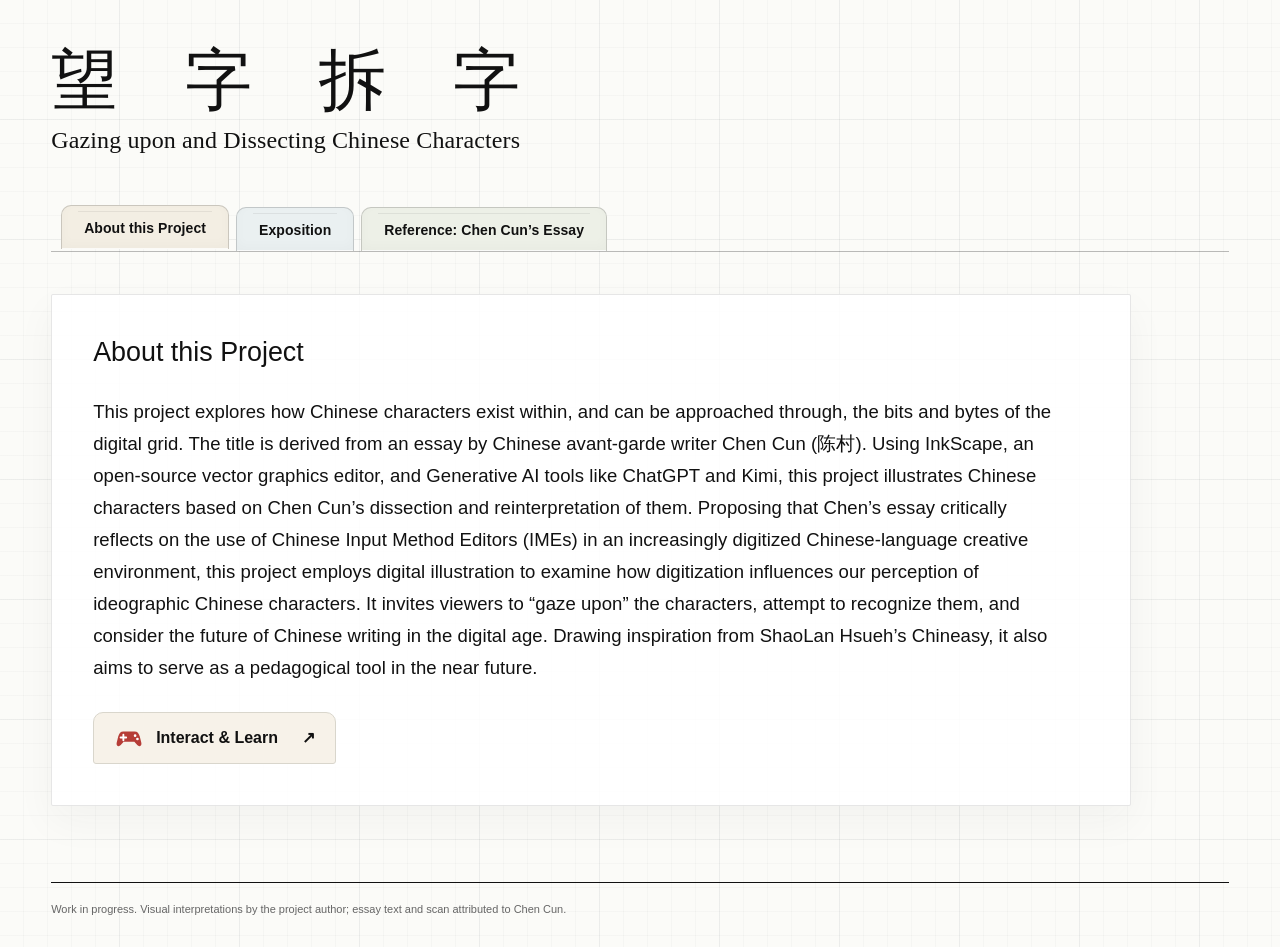
<file: index.html>
<!doctype html>
<html lang="en">
<head>
  <meta charset="utf-8" />
  <meta name="viewport" content="width=device-width, initial-scale=1" />
  <meta name="description" content="望字拆字 - Gazing upon and Dissecting Chinese Characters, a digital illustration and artistic research project." />
  <title>望字拆字 - Gazing upon and Dissecting Chinese Characters</title>
  <link rel="stylesheet" href="./styles.css" />
  <script src="./app.js" defer></script>
</head>
<body>
  <header class="site-header">
    <div class="title-block">
  <h1 class="project-title">
    <span
      class="project-title-zh"
      lang="zh-Hans"
      aria-label="望字拆字"
    >望　字　拆　字</span>

    <span
      class="project-title-en"
      lang="en"
    >Gazing upon and Dissecting Chinese Characters</span>
  </h1>
</div>

    <nav class="tab-bar" aria-label="Project sections" role="tablist">
      <button class="tab-button is-active" id="tab-about" type="button" role="tab" aria-selected="true" aria-controls="panel-about" data-tab="about">About this Project</button>
      <button class="tab-button" id="tab-exposition" type="button" role="tab" aria-selected="false" aria-controls="panel-exposition" data-tab="exposition">Exposition</button>
      <button class="tab-button" id="tab-reference" type="button" role="tab" aria-selected="false" aria-controls="panel-reference" data-tab="reference">Reference: Chen Cun’s Essay</button>
    </nav>
  </header>

  <main class="site-main">
    <section class="tab-panel about-panel" id="panel-about" role="tabpanel" tabindex="0" aria-labelledby="tab-about" data-panel="about">
      <h2>About this Project</h2>
      <div class="about-copy">
        <p>This project explores how Chinese characters exist within, and can be approached through, the bits and bytes of the digital grid. The title is derived from an essay by Chinese avant-garde writer Chen Cun (陈村). Using InkScape, an open-source vector graphics editor, and Generative AI tools like ChatGPT and Kimi, this project illustrates Chinese characters based on Chen Cun’s dissection and reinterpretation of them. Proposing that Chen’s essay critically reflects on the use of Chinese Input Method Editors (IMEs) in an increasingly digitized Chinese-language creative environment, this project employs digital illustration to examine how digitization influences our perception of ideographic Chinese characters. It invites viewers to “gaze upon” the characters, attempt to recognize them, and consider the future of Chinese writing in the digital age. Drawing inspiration from ShaoLan Hsueh’s Chineasy, it also aims to serve as a pedagogical tool in the near future.</p>
        <!-- INTERACTIVE PLAY ENTRY — START -->
<div class="interactive-play-entry" style="margin-top:28px;">
  <a href="./interactive-play.html"
     style="display:inline-flex; align-items:center; gap:12px;
            padding:13px 20px;
            border:1px solid #d9d6cc;
            border-radius:10px 10px 3px 3px;
            background:#f7f2e9; color:#111;
            text-decoration:none;
            font-family:-apple-system,BlinkMacSystemFont,'Segoe UI',sans-serif;
            font-size:16px; font-weight:600; line-height:1.4;">

    <svg viewBox="0 0 32 24"
         width="30" height="24"
         aria-hidden="true" focusable="false">
      <path
        d="M10 5h12c3 0 4.5 2 5.5 5.3l1.7 7.1c.7 3.1-2.5 4.5-4.4 2.1L21.7 16H10.3l-3.1 3.5c-1.9 2.4-5.1 1-4.4-2.1l1.7-7.1C5.5 7 7 5 10 5Z"
        fill="#b63d37"/>
      <path
        d="M10 8.5v6M7 11.5h6"
        stroke="white" stroke-width="2"
        stroke-linecap="round"/>
      <circle cx="22.5" cy="9.5" r="1.4" fill="white"/>
      <circle cx="25" cy="13" r="1.4" fill="white"/>
    </svg>

    <span>Interact &amp; Learn</span>
    <span aria-hidden="true" style="margin-left:12px;">↗</span>
  </a>
</div>
<!-- INTERACTIVE PLAY ENTRY — END -->
      </div>
    </section>

    <section class="tab-panel exposition-panel" id="panel-exposition" role="tabpanel" tabindex="0" aria-labelledby="tab-exposition" data-panel="exposition" hidden>
      <h2>Exposition</h2>
      <p class="section-intro">Five preliminary visual studies, presented in the order in which the characters appear in Chen Cun’s essay.</p>

      <div class="exposition-grid">
        <article class="exposition-item">
          <figure class="artwork-frame"><img src="./assets/images/C001_yi.webp" alt="Conceptual illustration for the Chinese character 一" loading="eager" /></figure>
          <div class="work-text"><h3 lang="zh-Hans">一</h3><p lang="zh-Hans">在中国人看来，一是基本的、起初的。所以平，所以深长，道生一。一生二，二生三，三生万物。西人的1是站着的。不牢靠但较有动感。一，它允许二三叠起来，有积累的快乐。西人的1，是数字的魔术，所有的阿拉伯数字，都是1的变体。</p></div>
        </article>

        <article class="exposition-item">
          <figure class="artwork-frame"><img src="./assets/images/C002_ren.webp" alt="Conceptual illustration for the Chinese character 人" loading="lazy" /></figure>
          <div class="work-text"><h3 lang="zh-Hans">人</h3><p lang="zh-Hans">几乎没有比它更简单的字了。一撇一捺，是个稍息的姿势。人的头被忽略了，手被忽略了。我们最看重的东西居然可以不算。造字的时候，仓颉注重的是人的直立，这是人的最显著的特征了。人，很舒展，写起来特别舒服。</p></div>
        </article>

        <article class="exposition-item">
          <figure class="artwork-frame"><img src="./assets/images/C003_huo.webp" alt="Conceptual illustration for the Chinese character 火" loading="lazy" /></figure>
          <div class="work-text"><h3 lang="zh-Hans">火</h3><p lang="zh-Hans">在人的耳朵那儿弄出两点，代表两朵小火苗。真是喜气洋洋的。那两点悬在半空，上不巴天，下不着地，飘飘忽忽的，很传神。</p></div>
        </article>

        <article class="exposition-item">
          <figure class="artwork-frame"><img src="./assets/images/C004_da.webp" alt="Conceptual illustration for the Chinese character 大" loading="lazy" /></figure>
          <div class="work-text"><h3 lang="zh-Hans">大</h3><p lang="zh-Hans">人的两手侧平举，就大了。大总是源于扩张。似乎是人伸懒腰的样子。</p></div>
        </article>

        <article class="exposition-item">
          <figure class="artwork-frame"><img src="./assets/images/C005_qi.webp" alt="Conceptual illustration for the Chinese character 妻" loading="lazy" /></figure>
          <div class="work-text"><h3 lang="zh-Hans">妻</h3><p lang="zh-Hans">女的上面是事啊。女人的头上顶着那么多的事情，一眼望过去数也数不清。</p></div>
        </article>
      </div>
    </section>

    <section class="tab-panel reference-panel" id="panel-reference" role="tabpanel" tabindex="0" aria-labelledby="tab-reference" data-panel="reference" hidden>
      <div class="reference-heading-row">
        <div><h2>Reference: Chen Cun’s Essay</h2><p>陈村：《望字拆字》</p></div>
        <a class="pdf-link" href="./assets/reference/Chen_Cun_Wangzi_Chaizi.pdf" target="_blank" rel="noopener">Open PDF in a new tab</a>
      </div>
      <div class="pdf-shell">
        <object class="pdf-object" data="./assets/reference/Chen_Cun_Wangzi_Chaizi.pdf#view=FitH" type="application/pdf" aria-label="Chen Cun's essay 望字拆字">
          <p>Your browser cannot display the embedded PDF. <a href="./assets/reference/Chen_Cun_Wangzi_Chaizi.pdf">Open or download the essay PDF.</a></p>
        </object>
      </div>
      <p class="mobile-pdf-note">On some mobile browsers, the PDF opens more reliably in a separate tab using the link above.</p>
    </section>
  </main>

  <footer class="site-footer"><p>Work in progress. Visual interpretations by the project author; essay text and scan attributed to Chen Cun.</p></footer>
</body>
</html>
</file>
<file: styles.css>
:root {
  --black: #111111;
  --white: #ffffff;
  --gray-1: #f2f2f2;
  --gray-3: #666666;
  --page-width: 1500px;
  --gutter: clamp(20px, 4vw, 64px);
}

* { box-sizing: border-box; }
html { scroll-behavior: smooth; }
body {
  margin: 0;
  min-width: 320px;
  color: var(--black);
  background: var(--white);
  font-family: Arial, Helvetica, "PingFang SC", "Microsoft YaHei", sans-serif;
  -webkit-font-smoothing: antialiased;
  text-rendering: optimizeLegibility;
}
button, a { color: inherit; }

.site-header {
  width: min(100%, var(--page-width));
  margin: 0 auto;
  padding: 46px var(--gutter) 0;
}
.title-block {
  display: inline-block;
  max-width: 100%;
}

.project-title {
  display: inline-flex;
  flex-direction: column;
  align-items: flex-start;
  margin: 0;
  font-weight: 400;
}

.project-title-zh {
  display: block;
  white-space: nowrap;
  font-family:
    KaiTi,
    "Kaiti SC",
    STKaiti,
    "楷体",
    serif;
  font-size: 50pt;
  font-weight: 400;
  line-height: 1.05;
}

.project-title-en {
  display: block;
  margin-top: 12px;
  white-space: nowrap;
  font-family:
    Garamond,
    "EB Garamond",
    "Times New Roman",
    serif;
  font-weight: 400;
  line-height: 1.05;
  letter-spacing: .005em;
}

.tab-bar {
  display: flex;
  align-items: stretch;
  width: 100%;
  margin-top: 42px;
  border-top: 1px solid var(--black);
  border-bottom: 1px solid var(--black);
  overflow-x: auto;
  scrollbar-width: thin;
}
.tab-button {
  flex: 0 0 auto;
  min-height: 48px;
  padding: 11px 24px;
  border: 0;
  border-right: 1px solid var(--black);
  border-radius: 0;
  background: var(--white);
  font: inherit;
  font-size: 14px;
  font-weight: 600;
  white-space: nowrap;
  cursor: pointer;
}
.tab-button:first-child { border-left: 1px solid var(--black); }
.tab-button:hover, .tab-button:focus-visible { background: var(--gray-1); outline: none; }
.tab-button.is-active { background: var(--black); color: var(--white); }

.site-main {
  width: min(100%, var(--page-width));
  min-height: 66vh;
  margin: 0 auto;
  padding: 42px var(--gutter) 76px;
}
.tab-panel:focus { outline: none; }
.tab-panel[hidden] { display: none; }
.tab-panel h2 {
  margin: 0 0 28px;
  font-size: clamp(24px, 2.1vw, 34px);
  font-weight: 500;
  line-height: 1.2;
}

.about-panel { max-width: 1080px; }
.about-copy { max-width: 970px; }
.about-copy p {
  margin: 0;
  font-size: clamp(17px, 1.45vw, 21px);
  line-height: 1.72;
  letter-spacing: .003em;
}
.section-intro {
  max-width: 760px;
  margin: -12px 0 38px;
  color: var(--gray-3);
  font-size: 14px;
  line-height: 1.6;
}

.exposition-grid {
  display: grid;
  grid-template-columns: repeat(2, minmax(0, 1fr));
  column-gap: clamp(26px, 4vw, 66px);
  row-gap: 58px;
  align-items: start;
}
.exposition-item {
  display: grid;
  grid-template-columns: minmax(0, 1.4fr) minmax(150px, .78fr);
  align-items: start;
  gap: clamp(16px, 2vw, 28px);
  padding-top: 16px;
  border-top: 1px solid var(--black);
}
.artwork-frame { margin: 0; background: var(--white); }
.artwork-frame img {
  display: block;
  width: 100%;
  height: auto;
  aspect-ratio: 4 / 5;
  object-fit: contain;
  background: var(--white);
}
.work-text { min-width: 0; padding-top: 2px; }
.work-text h3 {
  margin: 0 0 22px;
  font-family: SimHei, "Heiti SC", "Noto Sans CJK SC", "PingFang SC", sans-serif;
  font-size: 36pt;
  font-weight: 700;
  line-height: 1;
}
.work-text p {
  margin: 0;
  font-family: SimSun, "Songti SC", STSong, "Noto Serif CJK SC", serif;
  font-size: 13pt;
  line-height: 1.72;
  text-align: justify;
  text-justify: inter-ideograph;
}

.reference-heading-row {
  display: flex;
  align-items: end;
  justify-content: space-between;
  gap: 24px;
  margin-bottom: 24px;
}
.reference-heading-row h2 { margin-bottom: 8px; }
.reference-heading-row p {
  margin: 0;
  font-family: SimSun, "Songti SC", STSong, "Noto Serif CJK SC", serif;
  font-size: 15pt;
}
.pdf-link {
  flex: 0 0 auto;
  padding: 10px 14px;
  border: 1px solid var(--black);
  text-decoration: none;
  font-size: 13px;
  font-weight: 600;
}
.pdf-link:hover, .pdf-link:focus-visible { background: var(--black); color: var(--white); outline: none; }
.pdf-shell {
  width: 100%;
  height: min(82vh, 1050px);
  min-height: 620px;
  border: 1px solid var(--black);
  background: var(--gray-1);
}
.pdf-object { display: block; width: 100%; height: 100%; border: 0; }
.mobile-pdf-note { margin: 12px 0 0; color: var(--gray-3); font-size: 12px; line-height: 1.5; }

.site-footer {
  width: min(100%, var(--page-width));
  margin: 0 auto;
  padding: 0 var(--gutter) 30px;
}
.site-footer p {
  margin: 0;
  padding-top: 18px;
  border-top: 1px solid var(--black);
  color: var(--gray-3);
  font-size: 11px;
  line-height: 1.5;
}

@media (max-width: 1120px) {
  .exposition-grid { grid-template-columns: 1fr; }
  .exposition-item { grid-template-columns: minmax(0, 1.35fr) minmax(210px, .65fr); }
}
@media (max-width: 720px) {
  .site-header { padding-top: 28px; }

  .project-title-zh {
    font-size: 34pt;
  }

  .project-title-en {
    margin-top: 8px;
  }
  .tab-bar { margin-top: 28px; }
  .tab-button { padding-inline: 16px; font-size: 13px; }
  .site-main { padding-top: 30px; }
  .about-copy p { font-size: 17px; }
  .exposition-item { grid-template-columns: 1fr; gap: 16px; }
  .work-text { display: grid; grid-template-columns: 72px minmax(0, 1fr); align-items: start; gap: 16px; }
  .work-text h3 { margin: 0; font-size: 32pt; }
  .work-text p { font-size: 12.5pt; }
  .reference-heading-row { align-items: start; flex-direction: column; }
  .pdf-shell { height: 72vh; min-height: 480px; }
}
@media (prefers-reduced-motion: reduce) { html { scroll-behavior: auto; } }

/* 2) File-folder / bookmark style menu bar */
.tab-bar {
  position: relative;
  display: flex;
  align-items: flex-end;
  gap: 7px;
  width: 100%;
  margin-top: 42px;
  padding: 12px 10px 0;
  border-top: 0;
  border-bottom: 1px solid rgba(17, 17, 17, 0.28);
  background: transparent;
  overflow-x: auto;
  scrollbar-width: thin;
}

.tab-button,
.tab-button:first-child {
  position: relative;
  flex: 0 0 auto;
  min-height: 44px;
  padding: 10px 22px 9px;
  border: 1px solid rgba(17, 17, 17, 0.18);
  border-bottom: 0;
  border-radius: 10px 10px 0 0;
  color: #111111;
  font: inherit;
  font-size: 14px;
  font-weight: 600;
  letter-spacing: 0.005em;
  white-space: nowrap;
  cursor: pointer;
  box-shadow:
    0 -1px 0 rgba(255, 255, 255, 0.75) inset,
    0 -4px 12px rgba(40, 45, 50, 0.025) inset;
  transition:
    transform 150ms ease,
    background-color 150ms ease,
    box-shadow 150ms ease;
}

/* Three deliberately pale bookmark tints */
.tab-button:nth-child(1) {
  background: #f3eee3; /* warm paper */
}

.tab-button:nth-child(2) {
  background: #eaf0f1; /* pale blue-gray */
}

.tab-button:nth-child(3) {
  background: #edf0e7; /* pale sage */
}

.tab-button:hover,
.tab-button:focus-visible {
  color: #111111;
  filter: brightness(0.985);
  outline: none;
  transform: translateY(-2px);
}

/* Active tab stays light, not black, so black typography remains dominant */
.tab-button.is-active {
  color: #111111;
  background: #fffdf8;
  border-color: rgba(17, 17, 17, 0.28);
  border-bottom: 1px solid #fffdf8;
  margin-bottom: -1px;
  transform: translateY(-3px);
  box-shadow:
    0 -3px 12px rgba(40, 45, 50, 0.055),
    0 1px 0 rgba(255, 255, 255, 0.9) inset;
}

/* Optional tiny 'index-card' accent along the top edge */
.tab-button::after {
  content: "";
  position: absolute;
  left: 16px;
  right: 16px;
  top: 5px;
  height: 1px;
  background: rgba(17, 17, 17, 0.07);
}

/* Keep text and image areas clean */
.artwork-frame,
.artwork-frame img {
  background: #ffffff;
}

/* Reference PDF still reads as a white workspace sheet */
.pdf-shell {
  background: rgba(255, 255, 255, 0.96);
}

/* Mobile: preserve the tab metaphor while allowing horizontal scroll */
@media (max-width: 720px) {
  .tab-bar {
    margin-top: 28px;
    gap: 5px;
    padding-inline: 4px;
  }

  .tab-button,
  .tab-button:first-child {
    min-height: 42px;
    padding: 9px 15px 8px;
    font-size: 13px;
    border-radius: 8px 8px 0 0;
  }

  .tab-panel {
    padding: 24px 20px;
  }
}

/* =========================================================
   STEP 2 — Digital workspace background + pale file tabs
   Paste this block at the VERY END of styles.css
   ========================================================= */

/* 1) Subtle digital-workspace background */
body {
  background-color: #fbfbf8;
  background-image:
    linear-gradient(rgba(72, 84, 94, 0.032) 1px, transparent 1px),
    linear-gradient(90deg, rgba(72, 84, 94, 0.032) 1px, transparent 1px),
    linear-gradient(rgba(72, 84, 94, 0.052) 1px, transparent 1px),
    linear-gradient(90deg, rgba(72, 84, 94, 0.052) 1px, transparent 1px);
  background-size:
    24px 24px,
    24px 24px,
    120px 120px,
    120px 120px;
  background-position: -1px -1px;
}

/* Keep the header visually light over the workspace grid */
.site-header {
  position: relative;
}

/* A quiet white workspace sheet behind page content */
.tab-panel {
  background: rgba(255, 255, 255, 0.88);
  border: 1px solid rgba(17, 17, 17, 0.10);
  border-radius: 2px;
  padding: clamp(28px, 3.2vw, 48px);
  box-shadow:
    0 16px 40px rgba(41, 48, 54, 0.045),
    0 1px 0 rgba(255, 255, 255, 0.92) inset;
}

/* 2) File-folder / bookmark style menu bar */
.tab-bar {
  position: relative;
  display: flex;
  align-items: flex-end;
  gap: 7px;
  width: 100%;
  margin-top: 42px;
  padding: 12px 10px 0;
  border-top: 0;
  border-bottom: 1px solid rgba(17, 17, 17, 0.28);
  background: transparent;
  overflow-x: auto;
  scrollbar-width: thin;
}

.tab-button,
.tab-button:first-child {
  position: relative;
  flex: 0 0 auto;
  min-height: 44px;
  padding: 10px 22px 9px;
  border: 1px solid rgba(17, 17, 17, 0.18);
  border-bottom: 0;
  border-radius: 10px 10px 0 0;
  color: #111111;
  font: inherit;
  font-size: 14px;
  font-weight: 600;
  letter-spacing: 0.005em;
  white-space: nowrap;
  cursor: pointer;
  box-shadow:
    0 -1px 0 rgba(255, 255, 255, 0.75) inset,
    0 -4px 12px rgba(40, 45, 50, 0.025) inset;
  transition:
    transform 150ms ease,
    background-color 150ms ease,
    box-shadow 150ms ease;
}

/* Three deliberately pale bookmark tints */
.tab-button:nth-child(1) {
  background: #f3eee3; /* warm paper */
}

.tab-button:nth-child(2) {
  background: #eaf0f1; /* pale blue-gray */
}

.tab-button:nth-child(3) {
  background: #edf0e7; /* pale sage */
}

.tab-button:hover,
.tab-button:focus-visible {
  color: #111111;
  filter: brightness(0.985);
  outline: none;
</file>
